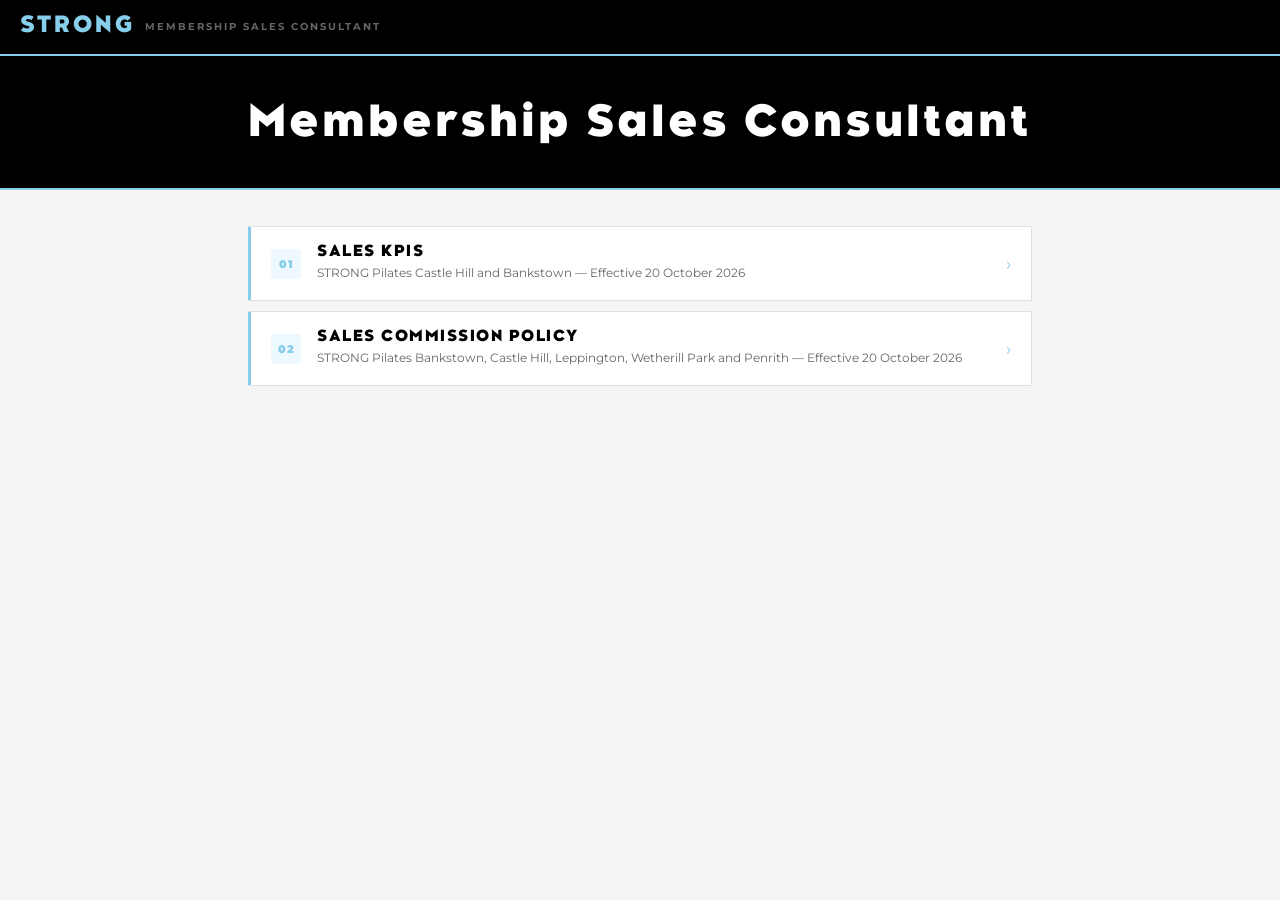
<file: index.html>
<!DOCTYPE html>
<html lang="en">
<head>
<meta charset="UTF-8">
<meta name="viewport" content="width=device-width, initial-scale=1.0">
<meta name="robots" content="noindex, nofollow">
<title>STRONG Pilates — Membership Sales Consultant</title>
<link rel="preconnect" href="https://fonts.googleapis.com">
<link href="https://fonts.googleapis.com/css2?family=Montserrat:wght@400;600;700;900&display=swap" rel="stylesheet">
<style>
@font-face {
  font-family: 'Kessel Heavy';
  src: url('[data-uri]') format('woff2');
  font-weight: 900; font-style: normal; font-display: swap;
}
*, *::before, *::after { box-sizing: border-box; margin: 0; padding: 0; }
:root {
  --black: #000000; --white: #ffffff; --sky: #87CEEB; --sky-light: #EEF8FF;
  --gray-mid: #666666; --gray-light: #f5f5f5; --gray-border: #e0e0e0;
  --topbar-h: 56px;
}
html { font-size: 15px; }
body {
  font-family: 'Montserrat', sans-serif; background: var(--gray-light);
  color: var(--black); min-height: 100vh; overflow-x: hidden;
  padding-top: var(--topbar-h);
}
a { color: inherit; }

/* Top bar */
.topbar {
  position: fixed; top: 0; left: 0; right: 0; height: var(--topbar-h);
  background: var(--black); display: flex; align-items: center;
  padding: 0 20px; z-index: 1000; border-bottom: 2px solid var(--sky);
}
.topbar-brand { display: flex; align-items: center; gap: 10px; min-width: 0; text-decoration: none; }
.topbar-brand .wordmark {
  font-family: 'Kessel Heavy', sans-serif; font-size: 22px; color: var(--sky);
  letter-spacing: 3px; line-height: 1.2; flex-shrink: 0;
}
.topbar-brand .doc-name {
  font-size: 10px; font-weight: 700; letter-spacing: 2px; text-transform: uppercase;
  color: var(--gray-mid); white-space: nowrap; overflow: hidden; text-overflow: ellipsis; min-width: 0;
}

/* Page header */
.page-header { background: var(--black); padding: 48px 0 40px; border-bottom: 2px solid var(--sky); }
.page-header .inner { max-width: 880px; margin: 0 auto; padding: 0 48px; }
.page-header .breadcrumb {
  font-size: 11px; font-weight: 600; letter-spacing: 1.5px; text-transform: uppercase;
  color: #555; margin-bottom: 16px;
}
.page-header .breadcrumb a { text-decoration: none; }
.page-header .breadcrumb a:hover { color: var(--sky); }
.page-header .breadcrumb span { color: var(--sky); }
.page-header h1 {
  font-family: 'Kessel Heavy', sans-serif; font-weight: 900; font-size: 42px;
  color: var(--white); letter-spacing: 3px; line-height: 1.05;
}
.page-header .sub { margin-top: 16px; font-size: 13px; color: #aaa; line-height: 1.6; }

/* Content */
.content-area { max-width: 880px; margin: 0 auto; padding: 36px 48px 80px; }
.doc h2 {
  font-family: 'Kessel Heavy', sans-serif; font-weight: 900; font-size: 15px;
  letter-spacing: 1.5px; text-transform: uppercase; color: var(--black);
  margin: 40px 0 14px; padding-left: 12px; border-left: 3px solid var(--sky); line-height: 1.3;
}
.doc h2:first-child { margin-top: 0; }
.doc p { font-size: 13.5px; line-height: 1.7; color: #222; margin: 0 0 12px; }
.doc ul { list-style: none; padding: 0; margin: 0 0 14px; }
.doc ul li { font-size: 13.5px; line-height: 1.6; margin-bottom: 8px; padding-left: 16px; position: relative; color: #222; }
.doc ul li::before { content: '\25B8'; position: absolute; left: 0; color: var(--sky); font-size: 11px; top: 2px; }
.doc ul li p { margin: 0; }
.doc strong { font-weight: 700; color: var(--black); }

.info-table-wrap { overflow-x: auto; -webkit-overflow-scrolling: touch; margin: 16px 0 18px; }
.info-table { width: 100%; border-collapse: collapse; font-size: 13px; background: var(--white); }
.info-table thead tr { background: var(--black); color: var(--white); }
.info-table thead th {
  padding: 11px 14px; text-align: left; font-size: 9px; font-weight: 700;
  letter-spacing: 2px; text-transform: uppercase;
}
.info-table thead th:first-child { color: var(--sky); }
.info-table tbody tr:nth-child(odd) { background: var(--gray-light); }
.info-table tbody tr:nth-child(even) { background: var(--white); }
.info-table td { padding: 11px 14px; border-bottom: 1px solid var(--gray-border); vertical-align: top; line-height: 1.5; }
.info-table td:first-child { font-weight: 700; }

/* Index links */
.doc-links { display: flex; flex-direction: column; gap: 10px; }
.doc-link {
  display: flex; align-items: center; gap: 16px; text-decoration: none;
  background: var(--white); border: 1px solid var(--gray-border); border-left: 3px solid var(--sky);
  border-radius: 2px; padding: 18px 20px; transition: background 0.15s, border-color 0.15s;
}
.doc-link:hover { background: #e8f5fc; border-color: var(--sky); }
.doc-link .num { font-size: 11px; font-weight: 900; letter-spacing: 1px; color: var(--sky); background: var(--sky-light);
  width: 30px; height: 30px; border-radius: 2px; display: flex; align-items: center; justify-content: center; flex-shrink: 0; }
.doc-link .text { flex: 1; min-width: 0; }
.doc-link .title { font-family: 'Kessel Heavy', sans-serif; font-size: 15px; letter-spacing: 1.5px; text-transform: uppercase; color: var(--black); }
.doc-link .meta { font-size: 12px; color: var(--gray-mid); margin-top: 4px; line-height: 1.5; }
.doc-link .arr { color: var(--sky); font-size: 18px; flex-shrink: 0; }

@media (max-width: 700px) {
  .topbar { padding: 0 16px; }
  .page-header { padding: 28px 0 24px; }
  .page-header .inner { padding: 0 16px; }
  .page-header h1 { font-size: 26px; letter-spacing: 2px; }
  .content-area { padding: 24px 16px 60px; }
}
@media print {
  body { padding-top: 0; background: #fff; }
  .topbar { display: none; }
  .page-header { -webkit-print-color-adjust: exact; print-color-adjust: exact; }
  .info-table thead tr { -webkit-print-color-adjust: exact; print-color-adjust: exact; }
}
</style>
</head>
<body>
<div class="topbar">
  <a class="topbar-brand" href="index.html">
    <div class="wordmark">STRONG</div>
    <div class="doc-name">Membership Sales Consultant</div>
  </a>
</div>
<div class="page-header"><div class="inner">
  <h1>Membership Sales Consultant</h1>
</div></div>
<div class="content-area"><div class="doc-links">
  <a class="doc-link" href="sales-kpis.html">
    <div class="num">01</div>
    <div class="text"><div class="title">Sales KPIs</div><div class="meta">STRONG Pilates Castle Hill and Bankstown — Effective 20 October 2026</div></div>
    <div class="arr">&rsaquo;</div>
  </a>
  <a class="doc-link" href="commission-policy.html">
    <div class="num">02</div>
    <div class="text"><div class="title">Sales Commission Policy</div><div class="meta">STRONG Pilates Bankstown, Castle Hill, Leppington, Wetherill Park and Penrith — Effective 20 October 2026</div></div>
    <div class="arr">&rsaquo;</div>
  </a>
</div></div>
</body>
</html>
</file>
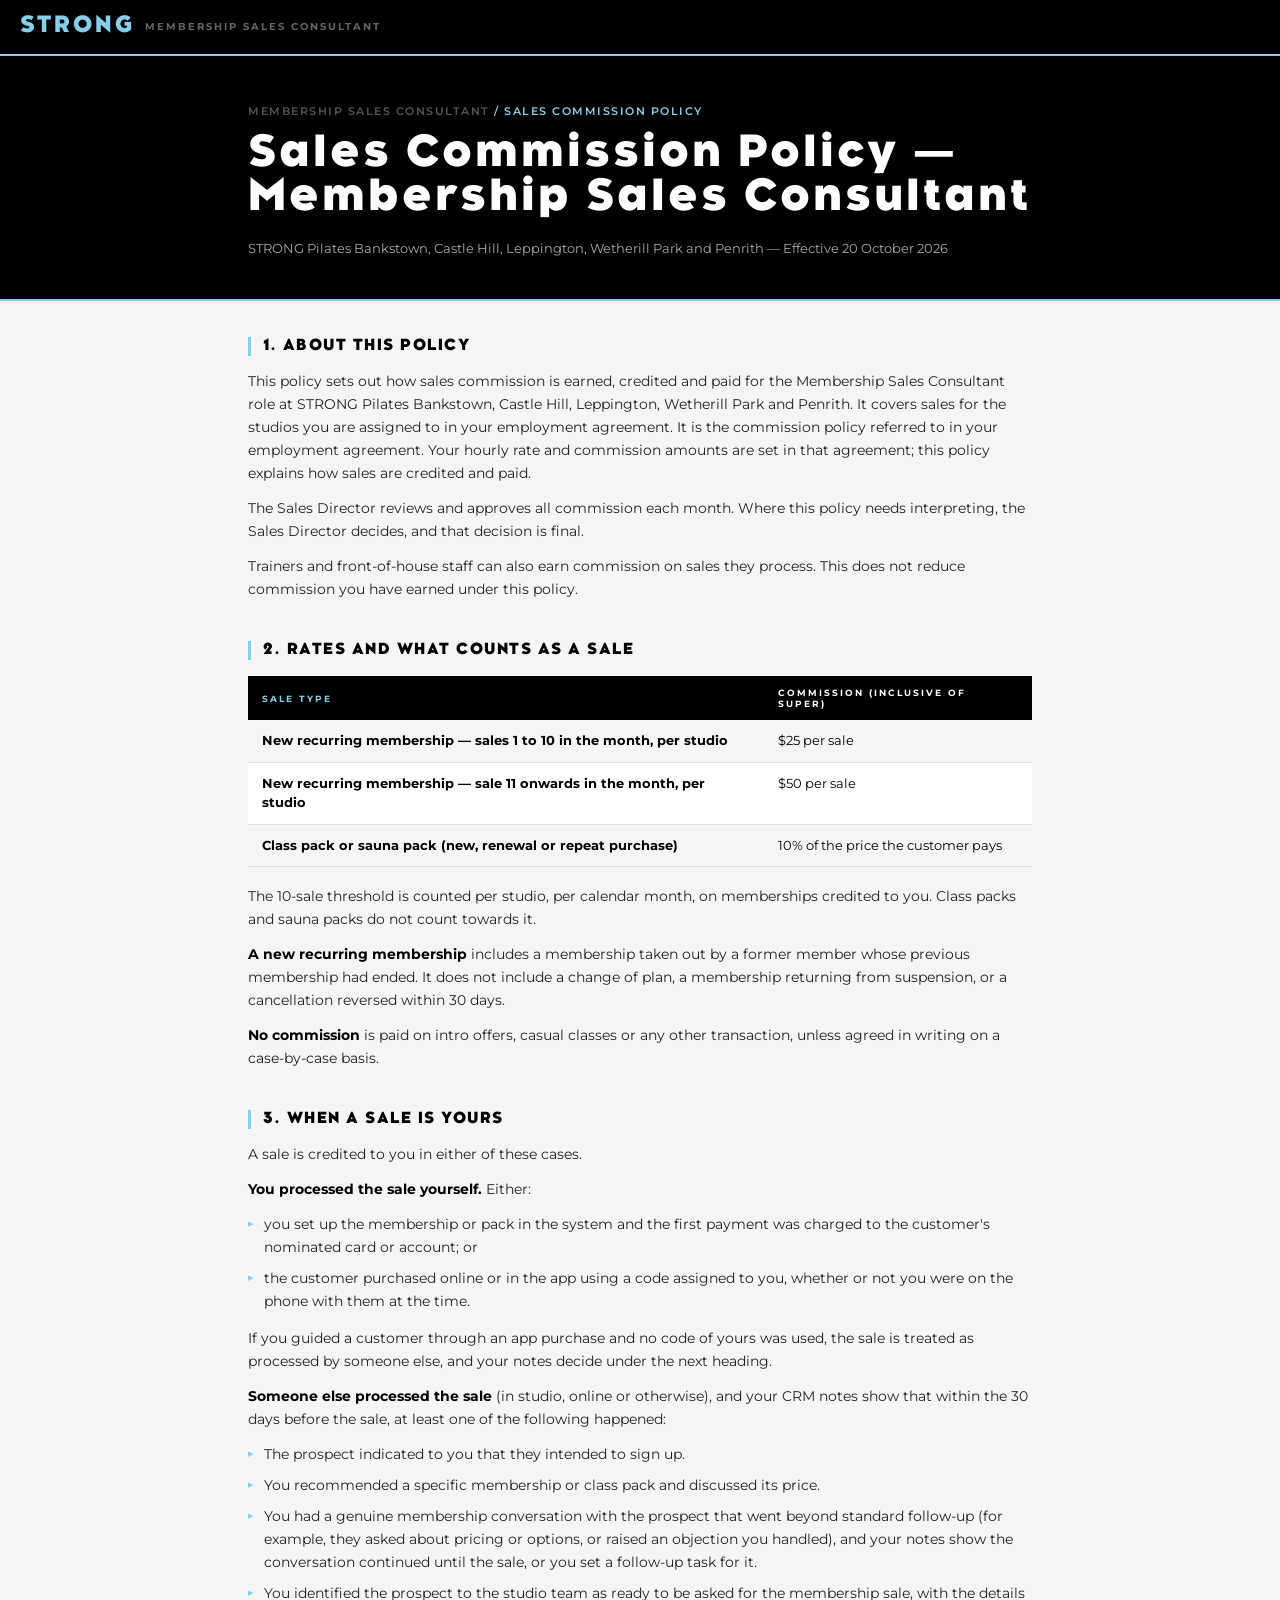
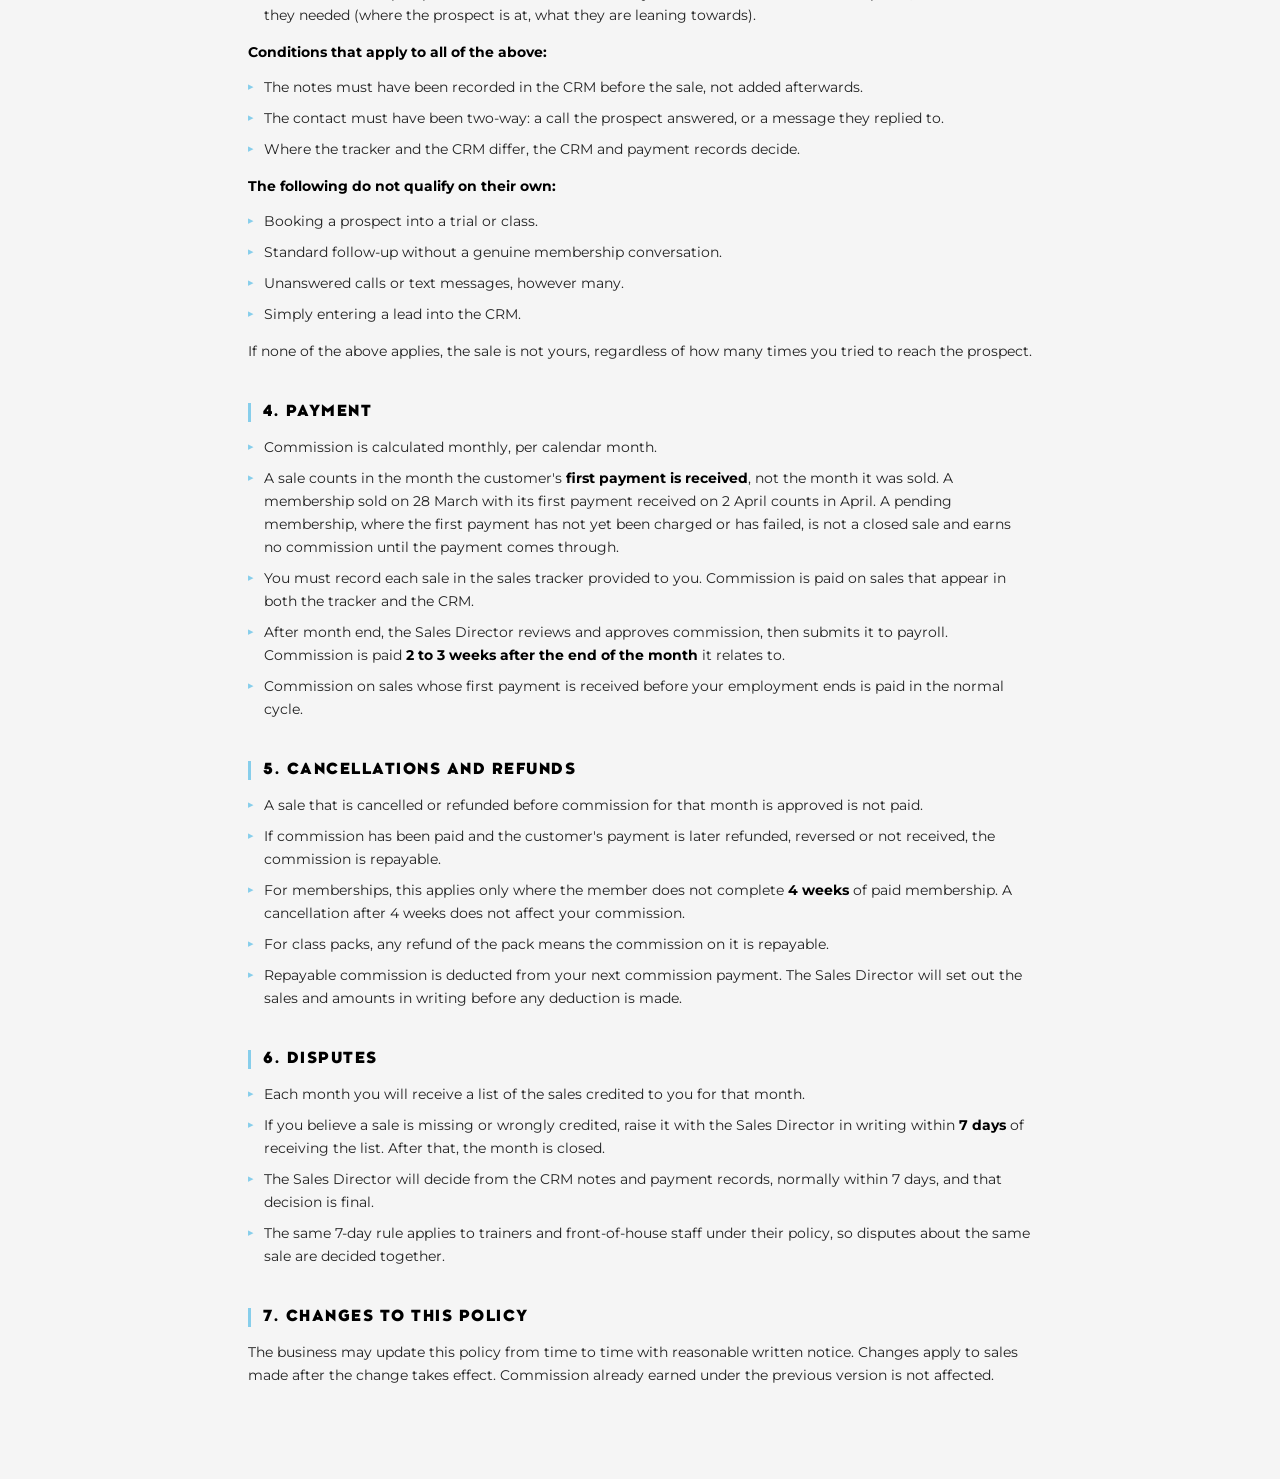
<file: commission-policy.html>
<!DOCTYPE html>
<html lang="en">
<head>
<meta charset="UTF-8">
<meta name="viewport" content="width=device-width, initial-scale=1.0">
<meta name="robots" content="noindex, nofollow">
<title>STRONG Pilates — Sales Commission Policy — Membership Sales Consultant</title>
<link rel="preconnect" href="https://fonts.googleapis.com">
<link href="https://fonts.googleapis.com/css2?family=Montserrat:wght@400;600;700;900&display=swap" rel="stylesheet">
<style>
@font-face {
  font-family: 'Kessel Heavy';
  src: url('[data-uri]') format('woff2');
  font-weight: 900; font-style: normal; font-display: swap;
}
*, *::before, *::after { box-sizing: border-box; margin: 0; padding: 0; }
:root {
  --black: #000000; --white: #ffffff; --sky: #87CEEB; --sky-light: #EEF8FF;
  --gray-mid: #666666; --gray-light: #f5f5f5; --gray-border: #e0e0e0;
  --topbar-h: 56px;
}
html { font-size: 15px; }
body {
  font-family: 'Montserrat', sans-serif; background: var(--gray-light);
  color: var(--black); min-height: 100vh; overflow-x: hidden;
  padding-top: var(--topbar-h);
}
a { color: inherit; }

/* Top bar */
.topbar {
  position: fixed; top: 0; left: 0; right: 0; height: var(--topbar-h);
  background: var(--black); display: flex; align-items: center;
  padding: 0 20px; z-index: 1000; border-bottom: 2px solid var(--sky);
}
.topbar-brand { display: flex; align-items: center; gap: 10px; min-width: 0; text-decoration: none; }
.topbar-brand .wordmark {
  font-family: 'Kessel Heavy', sans-serif; font-size: 22px; color: var(--sky);
  letter-spacing: 3px; line-height: 1.2; flex-shrink: 0;
}
.topbar-brand .doc-name {
  font-size: 10px; font-weight: 700; letter-spacing: 2px; text-transform: uppercase;
  color: var(--gray-mid); white-space: nowrap; overflow: hidden; text-overflow: ellipsis; min-width: 0;
}

/* Page header */
.page-header { background: var(--black); padding: 48px 0 40px; border-bottom: 2px solid var(--sky); }
.page-header .inner { max-width: 880px; margin: 0 auto; padding: 0 48px; }
.page-header .breadcrumb {
  font-size: 11px; font-weight: 600; letter-spacing: 1.5px; text-transform: uppercase;
  color: #555; margin-bottom: 16px;
}
.page-header .breadcrumb a { text-decoration: none; }
.page-header .breadcrumb a:hover { color: var(--sky); }
.page-header .breadcrumb span { color: var(--sky); }
.page-header h1 {
  font-family: 'Kessel Heavy', sans-serif; font-weight: 900; font-size: 42px;
  color: var(--white); letter-spacing: 3px; line-height: 1.05;
}
.page-header .sub { margin-top: 16px; font-size: 13px; color: #aaa; line-height: 1.6; }

/* Content */
.content-area { max-width: 880px; margin: 0 auto; padding: 36px 48px 80px; }
.doc h2 {
  font-family: 'Kessel Heavy', sans-serif; font-weight: 900; font-size: 15px;
  letter-spacing: 1.5px; text-transform: uppercase; color: var(--black);
  margin: 40px 0 14px; padding-left: 12px; border-left: 3px solid var(--sky); line-height: 1.3;
}
.doc h2:first-child { margin-top: 0; }
.doc p { font-size: 13.5px; line-height: 1.7; color: #222; margin: 0 0 12px; }
.doc ul { list-style: none; padding: 0; margin: 0 0 14px; }
.doc ul li { font-size: 13.5px; line-height: 1.6; margin-bottom: 8px; padding-left: 16px; position: relative; color: #222; }
.doc ul li::before { content: '\25B8'; position: absolute; left: 0; color: var(--sky); font-size: 11px; top: 2px; }
.doc ul li p { margin: 0; }
.doc strong { font-weight: 700; color: var(--black); }

.info-table-wrap { overflow-x: auto; -webkit-overflow-scrolling: touch; margin: 16px 0 18px; }
.info-table { width: 100%; border-collapse: collapse; font-size: 13px; background: var(--white); }
.info-table thead tr { background: var(--black); color: var(--white); }
.info-table thead th {
  padding: 11px 14px; text-align: left; font-size: 9px; font-weight: 700;
  letter-spacing: 2px; text-transform: uppercase;
}
.info-table thead th:first-child { color: var(--sky); }
.info-table tbody tr:nth-child(odd) { background: var(--gray-light); }
.info-table tbody tr:nth-child(even) { background: var(--white); }
.info-table td { padding: 11px 14px; border-bottom: 1px solid var(--gray-border); vertical-align: top; line-height: 1.5; }
.info-table td:first-child { font-weight: 700; }

/* Index links */
.doc-links { display: flex; flex-direction: column; gap: 10px; }
.doc-link {
  display: flex; align-items: center; gap: 16px; text-decoration: none;
  background: var(--white); border: 1px solid var(--gray-border); border-left: 3px solid var(--sky);
  border-radius: 2px; padding: 18px 20px; transition: background 0.15s, border-color 0.15s;
}
.doc-link:hover { background: #e8f5fc; border-color: var(--sky); }
.doc-link .num { font-size: 11px; font-weight: 900; letter-spacing: 1px; color: var(--sky); background: var(--sky-light);
  width: 30px; height: 30px; border-radius: 2px; display: flex; align-items: center; justify-content: center; flex-shrink: 0; }
.doc-link .text { flex: 1; min-width: 0; }
.doc-link .title { font-family: 'Kessel Heavy', sans-serif; font-size: 15px; letter-spacing: 1.5px; text-transform: uppercase; color: var(--black); }
.doc-link .meta { font-size: 12px; color: var(--gray-mid); margin-top: 4px; line-height: 1.5; }
.doc-link .arr { color: var(--sky); font-size: 18px; flex-shrink: 0; }

@media (max-width: 700px) {
  .topbar { padding: 0 16px; }
  .page-header { padding: 28px 0 24px; }
  .page-header .inner { padding: 0 16px; }
  .page-header h1 { font-size: 26px; letter-spacing: 2px; }
  .content-area { padding: 24px 16px 60px; }
}
@media print {
  body { padding-top: 0; background: #fff; }
  .topbar { display: none; }
  .page-header { -webkit-print-color-adjust: exact; print-color-adjust: exact; }
  .info-table thead tr { -webkit-print-color-adjust: exact; print-color-adjust: exact; }
}
</style>
</head>
<body>
<div class="topbar">
  <a class="topbar-brand" href="index.html">
    <div class="wordmark">STRONG</div>
    <div class="doc-name">Membership Sales Consultant</div>
  </a>
</div>
<div class="page-header"><div class="inner">
  <div class="breadcrumb"><a href="index.html">Membership Sales Consultant</a> <span>/ Sales Commission Policy</span></div>
  <h1>Sales Commission Policy — Membership Sales Consultant</h1>
  <div class="sub">STRONG Pilates Bankstown, Castle Hill, Leppington, Wetherill Park and Penrith — Effective 20 October 2026</div>
</div></div>
<div class="content-area"><div class="doc">
<h2 id="1-about-this-policy">1. About this policy</h2>
<p>This policy sets out how sales commission is earned, credited and paid for the Membership Sales Consultant role at STRONG Pilates Bankstown, Castle Hill, Leppington, Wetherill Park and Penrith. It covers sales for the studios you are assigned to in your employment agreement. It is the commission policy referred to in your employment agreement. Your hourly rate and commission amounts are set in that agreement; this policy explains how sales are credited and paid.</p>
<p>The Sales Director reviews and approves all commission each month. Where this policy needs interpreting, the Sales Director decides, and that decision is final.</p>
<p>Trainers and front-of-house staff can also earn commission on sales they process. This does not reduce commission you have earned under this policy.</p>
<h2 id="2-rates-and-what-counts-as-a-sale">2. Rates and what counts as a sale</h2>
<div class="info-table-wrap"><table class="info-table"><thead><tr><th>Sale type</th><th>Commission (inclusive of super)</th></tr></thead><tbody><tr><td>New recurring membership — sales 1 to 10 in the month, per studio</td><td>$25 per sale</td></tr><tr><td>New recurring membership — sale 11 onwards in the month, per studio</td><td>$50 per sale</td></tr><tr><td>Class pack or sauna pack (new, renewal or repeat purchase)</td><td>10% of the price the customer pays</td></tr></tbody></table></div>
<p>The 10-sale threshold is counted per studio, per calendar month, on memberships credited to you. Class packs and sauna packs do not count towards it.</p>
<p><strong>A new recurring membership</strong> includes a membership taken out by a former member whose previous membership had ended. It does not include a change of plan, a membership returning from suspension, or a cancellation reversed within 30 days.</p>
<p><strong>No commission</strong> is paid on intro offers, casual classes or any other transaction, unless agreed in writing on a case-by-case basis.</p>
<h2 id="3-when-a-sale-is-yours">3. When a sale is yours</h2>
<p>A sale is credited to you in either of these cases.</p>
<p><strong>You processed the sale yourself.</strong> Either:</p>
<ul><li><p>you set up the membership or pack in the system and the first payment was charged to the customer&#39;s nominated card or account; or</p></li><li><p>the customer purchased online or in the app using a code assigned to you, whether or not you were on the phone with them at the time.</p></li></ul>
<p>If you guided a customer through an app purchase and no code of yours was used, the sale is treated as processed by someone else, and your notes decide under the next heading.</p>
<p><strong>Someone else processed the sale</strong> (in studio, online or otherwise), and your CRM notes show that within the 30 days before the sale, at least one of the following happened:</p>
<ul><li><p>The prospect indicated to you that they intended to sign up.</p></li><li><p>You recommended a specific membership or class pack and discussed its price.</p></li><li><p>You had a genuine membership conversation with the prospect that went beyond standard follow-up (for example, they asked about pricing or options, or raised an objection you handled), and your notes show the conversation continued until the sale, or you set a follow-up task for it.</p></li><li><p>You identified the prospect to the studio team as ready to be asked for the membership sale, with the details they needed (where the prospect is at, what they are leaning towards).</p></li></ul>
<p><strong>Conditions that apply to all of the above:</strong></p>
<ul><li><p>The notes must have been recorded in the CRM before the sale, not added afterwards.</p></li><li><p>The contact must have been two-way: a call the prospect answered, or a message they replied to.</p></li><li><p>Where the tracker and the CRM differ, the CRM and payment records decide.</p></li></ul>
<p><strong>The following do not qualify on their own:</strong></p>
<ul><li><p>Booking a prospect into a trial or class.</p></li><li><p>Standard follow-up without a genuine membership conversation.</p></li><li><p>Unanswered calls or text messages, however many.</p></li><li><p>Simply entering a lead into the CRM.</p></li></ul>
<p>If none of the above applies, the sale is not yours, regardless of how many times you tried to reach the prospect.</p>
<h2 id="4-payment">4. Payment</h2>
<ul><li><p>Commission is calculated monthly, per calendar month.</p></li><li><p>A sale counts in the month the customer&#39;s <strong>first payment is received</strong>, not the month it was sold. A membership sold on 28 March with its first payment received on 2 April counts in April. A pending membership, where the first payment has not yet been charged or has failed, is not a closed sale and earns no commission until the payment comes through.</p></li><li><p>You must record each sale in the sales tracker provided to you. Commission is paid on sales that appear in both the tracker and the CRM.</p></li><li><p>After month end, the Sales Director reviews and approves commission, then submits it to payroll. Commission is paid <strong>2 to 3 weeks after the end of the month</strong> it relates to.</p></li><li><p>Commission on sales whose first payment is received before your employment ends is paid in the normal cycle.</p></li></ul>
<h2 id="5-cancellations-and-refunds">5. Cancellations and refunds</h2>
<ul><li><p>A sale that is cancelled or refunded before commission for that month is approved is not paid.</p></li><li><p>If commission has been paid and the customer&#39;s payment is later refunded, reversed or not received, the commission is repayable.</p></li><li><p>For memberships, this applies only where the member does not complete <strong>4 weeks</strong> of paid membership. A cancellation after 4 weeks does not affect your commission.</p></li><li><p>For class packs, any refund of the pack means the commission on it is repayable.</p></li><li><p>Repayable commission is deducted from your next commission payment. The Sales Director will set out the sales and amounts in writing before any deduction is made.</p></li></ul>
<h2 id="6-disputes">6. Disputes</h2>
<ul><li><p>Each month you will receive a list of the sales credited to you for that month.</p></li><li><p>If you believe a sale is missing or wrongly credited, raise it with the Sales Director in writing within <strong>7 days</strong> of receiving the list. After that, the month is closed.</p></li><li><p>The Sales Director will decide from the CRM notes and payment records, normally within 7 days, and that decision is final.</p></li><li><p>The same 7-day rule applies to trainers and front-of-house staff under their policy, so disputes about the same sale are decided together.</p></li></ul>
<h2 id="7-changes-to-this-policy">7. Changes to this policy</h2>
<p>The business may update this policy from time to time with reasonable written notice. Changes apply to sales made after the change takes effect. Commission already earned under the previous version is not affected.</p>
</div></div>
</body>
</html>
</file>
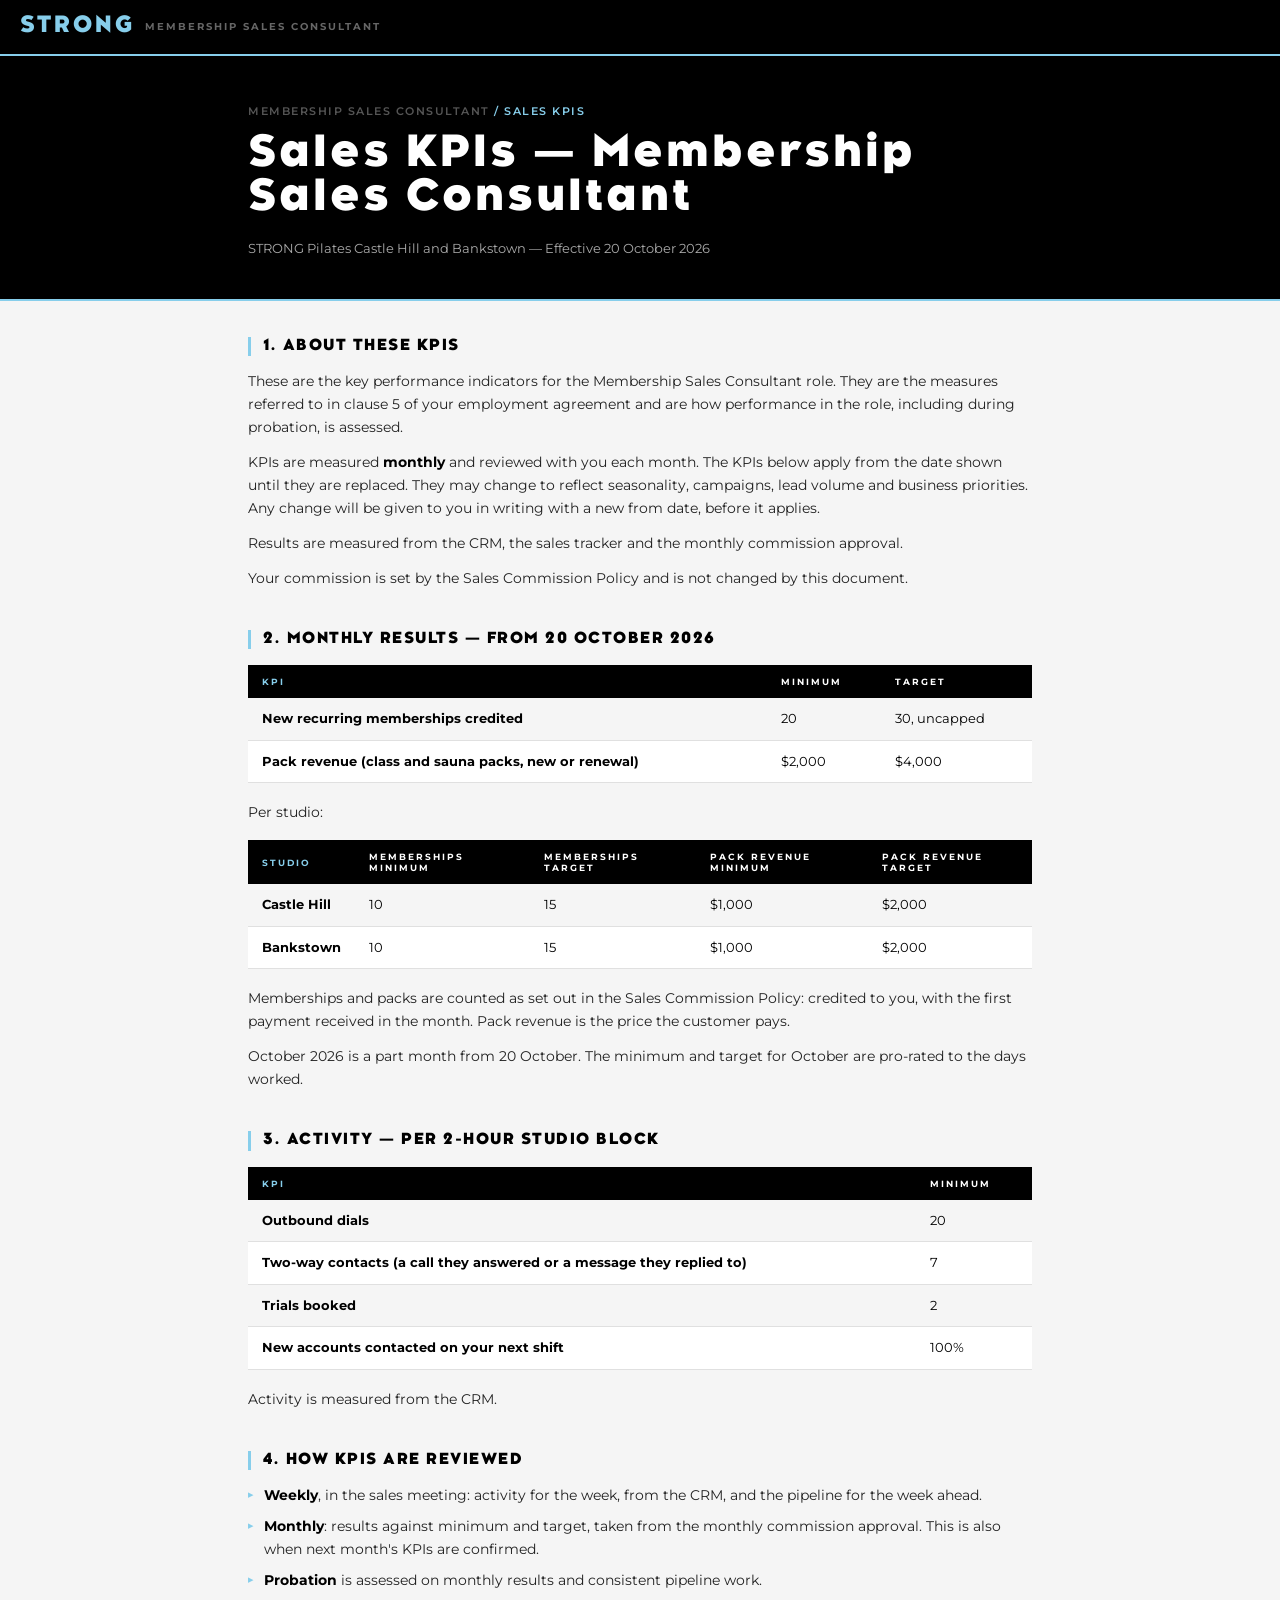
<file: sales-kpis.html>
<!DOCTYPE html>
<html lang="en">
<head>
<meta charset="UTF-8">
<meta name="viewport" content="width=device-width, initial-scale=1.0">
<meta name="robots" content="noindex, nofollow">
<title>STRONG Pilates — Sales KPIs — Membership Sales Consultant</title>
<link rel="preconnect" href="https://fonts.googleapis.com">
<link href="https://fonts.googleapis.com/css2?family=Montserrat:wght@400;600;700;900&display=swap" rel="stylesheet">
<style>
@font-face {
  font-family: 'Kessel Heavy';
  src: url('[data-uri]') format('woff2');
  font-weight: 900; font-style: normal; font-display: swap;
}
*, *::before, *::after { box-sizing: border-box; margin: 0; padding: 0; }
:root {
  --black: #000000; --white: #ffffff; --sky: #87CEEB; --sky-light: #EEF8FF;
  --gray-mid: #666666; --gray-light: #f5f5f5; --gray-border: #e0e0e0;
  --topbar-h: 56px;
}
html { font-size: 15px; }
body {
  font-family: 'Montserrat', sans-serif; background: var(--gray-light);
  color: var(--black); min-height: 100vh; overflow-x: hidden;
  padding-top: var(--topbar-h);
}
a { color: inherit; }

/* Top bar */
.topbar {
  position: fixed; top: 0; left: 0; right: 0; height: var(--topbar-h);
  background: var(--black); display: flex; align-items: center;
  padding: 0 20px; z-index: 1000; border-bottom: 2px solid var(--sky);
}
.topbar-brand { display: flex; align-items: center; gap: 10px; min-width: 0; text-decoration: none; }
.topbar-brand .wordmark {
  font-family: 'Kessel Heavy', sans-serif; font-size: 22px; color: var(--sky);
  letter-spacing: 3px; line-height: 1.2; flex-shrink: 0;
}
.topbar-brand .doc-name {
  font-size: 10px; font-weight: 700; letter-spacing: 2px; text-transform: uppercase;
  color: var(--gray-mid); white-space: nowrap; overflow: hidden; text-overflow: ellipsis; min-width: 0;
}

/* Page header */
.page-header { background: var(--black); padding: 48px 0 40px; border-bottom: 2px solid var(--sky); }
.page-header .inner { max-width: 880px; margin: 0 auto; padding: 0 48px; }
.page-header .breadcrumb {
  font-size: 11px; font-weight: 600; letter-spacing: 1.5px; text-transform: uppercase;
  color: #555; margin-bottom: 16px;
}
.page-header .breadcrumb a { text-decoration: none; }
.page-header .breadcrumb a:hover { color: var(--sky); }
.page-header .breadcrumb span { color: var(--sky); }
.page-header h1 {
  font-family: 'Kessel Heavy', sans-serif; font-weight: 900; font-size: 42px;
  color: var(--white); letter-spacing: 3px; line-height: 1.05;
}
.page-header .sub { margin-top: 16px; font-size: 13px; color: #aaa; line-height: 1.6; }

/* Content */
.content-area { max-width: 880px; margin: 0 auto; padding: 36px 48px 80px; }
.doc h2 {
  font-family: 'Kessel Heavy', sans-serif; font-weight: 900; font-size: 15px;
  letter-spacing: 1.5px; text-transform: uppercase; color: var(--black);
  margin: 40px 0 14px; padding-left: 12px; border-left: 3px solid var(--sky); line-height: 1.3;
}
.doc h2:first-child { margin-top: 0; }
.doc p { font-size: 13.5px; line-height: 1.7; color: #222; margin: 0 0 12px; }
.doc ul { list-style: none; padding: 0; margin: 0 0 14px; }
.doc ul li { font-size: 13.5px; line-height: 1.6; margin-bottom: 8px; padding-left: 16px; position: relative; color: #222; }
.doc ul li::before { content: '\25B8'; position: absolute; left: 0; color: var(--sky); font-size: 11px; top: 2px; }
.doc ul li p { margin: 0; }
.doc strong { font-weight: 700; color: var(--black); }

.info-table-wrap { overflow-x: auto; -webkit-overflow-scrolling: touch; margin: 16px 0 18px; }
.info-table { width: 100%; border-collapse: collapse; font-size: 13px; background: var(--white); }
.info-table thead tr { background: var(--black); color: var(--white); }
.info-table thead th {
  padding: 11px 14px; text-align: left; font-size: 9px; font-weight: 700;
  letter-spacing: 2px; text-transform: uppercase;
}
.info-table thead th:first-child { color: var(--sky); }
.info-table tbody tr:nth-child(odd) { background: var(--gray-light); }
.info-table tbody tr:nth-child(even) { background: var(--white); }
.info-table td { padding: 11px 14px; border-bottom: 1px solid var(--gray-border); vertical-align: top; line-height: 1.5; }
.info-table td:first-child { font-weight: 700; }

/* Index links */
.doc-links { display: flex; flex-direction: column; gap: 10px; }
.doc-link {
  display: flex; align-items: center; gap: 16px; text-decoration: none;
  background: var(--white); border: 1px solid var(--gray-border); border-left: 3px solid var(--sky);
  border-radius: 2px; padding: 18px 20px; transition: background 0.15s, border-color 0.15s;
}
.doc-link:hover { background: #e8f5fc; border-color: var(--sky); }
.doc-link .num { font-size: 11px; font-weight: 900; letter-spacing: 1px; color: var(--sky); background: var(--sky-light);
  width: 30px; height: 30px; border-radius: 2px; display: flex; align-items: center; justify-content: center; flex-shrink: 0; }
.doc-link .text { flex: 1; min-width: 0; }
.doc-link .title { font-family: 'Kessel Heavy', sans-serif; font-size: 15px; letter-spacing: 1.5px; text-transform: uppercase; color: var(--black); }
.doc-link .meta { font-size: 12px; color: var(--gray-mid); margin-top: 4px; line-height: 1.5; }
.doc-link .arr { color: var(--sky); font-size: 18px; flex-shrink: 0; }

@media (max-width: 700px) {
  .topbar { padding: 0 16px; }
  .page-header { padding: 28px 0 24px; }
  .page-header .inner { padding: 0 16px; }
  .page-header h1 { font-size: 26px; letter-spacing: 2px; }
  .content-area { padding: 24px 16px 60px; }
}
@media print {
  body { padding-top: 0; background: #fff; }
  .topbar { display: none; }
  .page-header { -webkit-print-color-adjust: exact; print-color-adjust: exact; }
  .info-table thead tr { -webkit-print-color-adjust: exact; print-color-adjust: exact; }
}
</style>
</head>
<body>
<div class="topbar">
  <a class="topbar-brand" href="index.html">
    <div class="wordmark">STRONG</div>
    <div class="doc-name">Membership Sales Consultant</div>
  </a>
</div>
<div class="page-header"><div class="inner">
  <div class="breadcrumb"><a href="index.html">Membership Sales Consultant</a> <span>/ Sales KPIs</span></div>
  <h1>Sales KPIs — Membership Sales Consultant</h1>
  <div class="sub">STRONG Pilates Castle Hill and Bankstown — Effective 20 October 2026</div>
</div></div>
<div class="content-area"><div class="doc">
<h2 id="1-about-these-kpis">1. About these KPIs</h2>
<p>These are the key performance indicators for the Membership Sales Consultant role. They are the measures referred to in clause 5 of your employment agreement and are how performance in the role, including during probation, is assessed.</p>
<p>KPIs are measured <strong>monthly</strong> and reviewed with you each month. The KPIs below apply from the date shown until they are replaced. They may change to reflect seasonality, campaigns, lead volume and business priorities. Any change will be given to you in writing with a new from date, before it applies.</p>
<p>Results are measured from the CRM, the sales tracker and the monthly commission approval.</p>
<p>Your commission is set by the Sales Commission Policy and is not changed by this document.</p>
<h2 id="2-monthly-results-from-20-october-2026">2. Monthly results — from 20 October 2026</h2>
<div class="info-table-wrap"><table class="info-table"><thead><tr><th>KPI</th><th>Minimum</th><th>Target</th></tr></thead><tbody><tr><td>New recurring memberships credited</td><td>20</td><td>30, uncapped</td></tr><tr><td>Pack revenue (class and sauna packs, new or renewal)</td><td>$2,000</td><td>$4,000</td></tr></tbody></table></div>
<p>Per studio:</p>
<div class="info-table-wrap"><table class="info-table"><thead><tr><th>Studio</th><th>Memberships minimum</th><th>Memberships target</th><th>Pack revenue minimum</th><th>Pack revenue target</th></tr></thead><tbody><tr><td>Castle Hill</td><td>10</td><td>15</td><td>$1,000</td><td>$2,000</td></tr><tr><td>Bankstown</td><td>10</td><td>15</td><td>$1,000</td><td>$2,000</td></tr></tbody></table></div>
<p>Memberships and packs are counted as set out in the Sales Commission Policy: credited to you, with the first payment received in the month. Pack revenue is the price the customer pays.</p>
<p>October 2026 is a part month from 20 October. The minimum and target for October are pro-rated to the days worked.</p>
<h2 id="3-activity-per-2-hour-studio-block">3. Activity — per 2-hour studio block</h2>
<div class="info-table-wrap"><table class="info-table"><thead><tr><th>KPI</th><th>Minimum</th></tr></thead><tbody><tr><td>Outbound dials</td><td>20</td></tr><tr><td>Two-way contacts (a call they answered or a message they replied to)</td><td>7</td></tr><tr><td>Trials booked</td><td>2</td></tr><tr><td>New accounts contacted on your next shift</td><td>100%</td></tr></tbody></table></div>
<p>Activity is measured from the CRM.</p>
<h2 id="4-how-kpis-are-reviewed">4. How KPIs are reviewed</h2>
<ul><li><p><strong>Weekly</strong>, in the sales meeting: activity for the week, from the CRM, and the pipeline for the week ahead.</p></li><li><p><strong>Monthly</strong>: results against minimum and target, taken from the monthly commission approval. This is also when next month&#39;s KPIs are confirmed.</p></li><li><p><strong>Probation</strong> is assessed on monthly results and consistent pipeline work.</p></li></ul>
</div></div>
</body>
</html>
</file>
